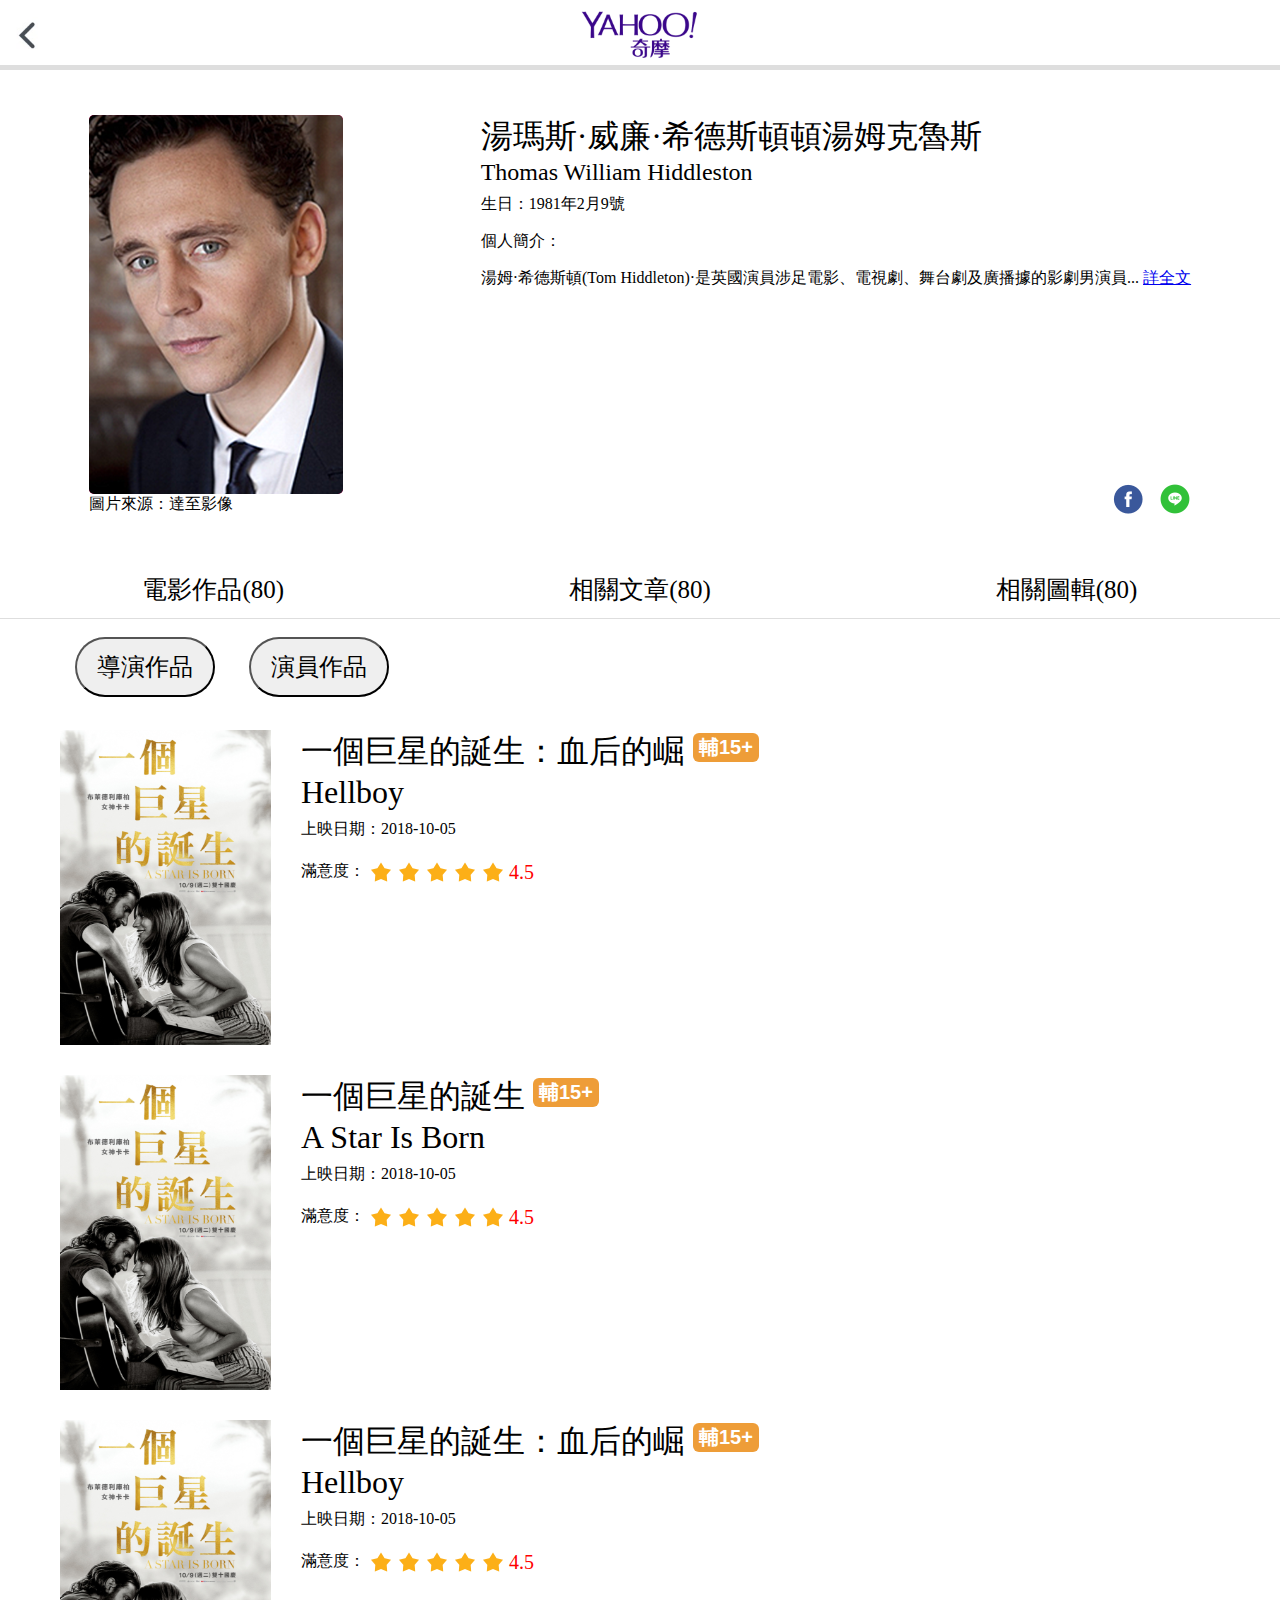
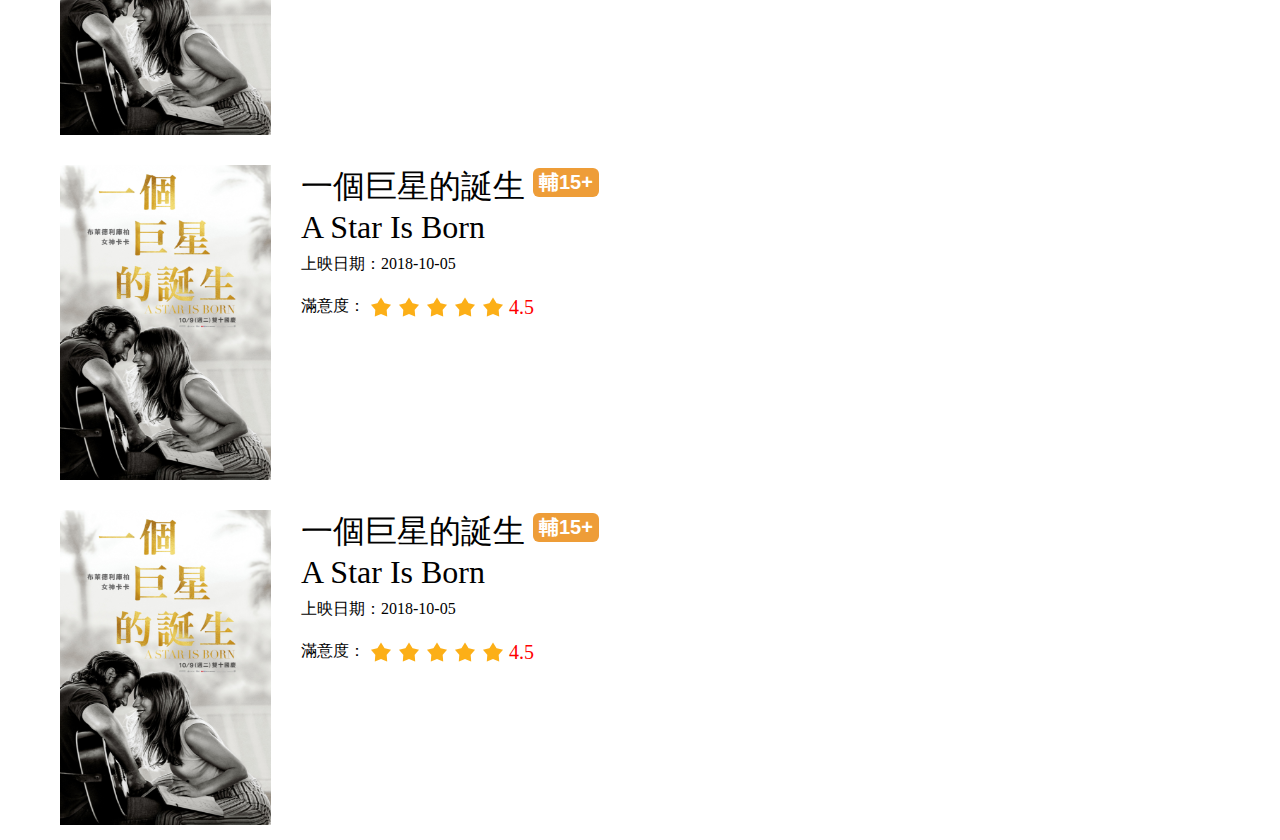
<file: slice-plate/index.html>
<!DOCTYPE html>
<html lang="en">

<head>
    <meta charset="UTF-8">
    <meta name="viewport" content="width=device-width, initial-scale=1.0">
    <!-- import css -->
    <link rel="stylesheet" href="./scss/default.css">
    <!-- import bootstrap -->
    <link rel="bootstrap" href="https://stackpath.bootstrapcdn.com/bootstrap/4.5.0/css/bootstrap.min.css">
    <title>new</title>
</head>

<body>
    <div>
        <div class="header">
            <img class="arrow" src="./icons/arrow.png">
            <img src="./icons/logo.png" alt="logo">
        </div>
        <div class="people-container ">
            <div class="people-imgContainer ">
                <div>
                    <img class="img-people" src="./icons/info_img.png">
                </div>
                <span>圖片來源：達至影像</span>
            </div>
            <div class="people-context-container ">
                <div>
                    <h1>湯瑪斯·威廉·希德斯頓頓湯姆克魯斯</h1>
                    <h2>Thomas William Hiddleston</h2>
                    <p>生日：1981年2月9號</p>
                    <p>個人簡介：</p>
                    <p>湯姆·希德斯頓(Tom Hiddleton)·是英國演員涉足電影、電視劇、舞台劇及廣播據的影劇男演員...
                        <a href="##">詳全文</a>
                    </p>
                </div>
                <div class="icon-container">
                    <img class="icon" src="./icons/fb.png">
                    <img class="icon" src="./icons/line.png">
                </div>
            </div>
        </div>

        <div class="works-choice">
            <div class="works-link">電影作品(80)</div>
            <div class="works-link">相關文章(80)</div>
            <div class="works-link">相關圖輯(80)</div>
        </div>
        <div class="button-container">
            <input class="input-click" type="button" value="導演作品">
            <input class="input-click" type="button" value="演員作品">
        </div>
        <div>
            <!-- first img -->
            <div class="movie-container">
                <div>
                    <img class="movie-img" src="./icons/stream_img.png">
                </div>
                <div class="movie-context">
                    <h1>一個巨星的誕生：血后的崛
                        <input class="age-distric" type="button" value="輔15+">
                    </h1>

                    <h1>Hellboy</h1>
                    <p>上映日期：2018-10-05</p>
                    <p>滿意度：
                        <img class="star" src="./icons/star.png">
                        <img class="star" src="./icons/star.png">
                        <img class="star" src="./icons/star.png">
                        <img class="star" src="./icons/star.png">
                        <img class="star" src="./icons/star.png">
                        <span class="star-score">4.5</span>
                    </p>
                </div>
            </div>
            <!-- second img -->
            <div class="movie-container">
                <div>
                    <img class="movie-img" src="./icons/stream_img.png">
                </div>
                <div class="movie-context">
                    <h1>一個巨星的誕生
                        <input class="age-distric" type="button" value="輔15+">
                    </h1>

                    <h1>A Star Is Born</h1>
                    <p>上映日期：2018-10-05</p>
                    <p>滿意度：
                        <img class="star" src="./icons/star.png">
                        <img class="star" src="./icons/star.png">
                        <img class="star" src="./icons/star.png">
                        <img class="star" src="./icons/star.png">
                        <img class="star" src="./icons/star.png">
                        <span class="star-score">4.5</span>
                    </p>
                </div>
            </div>
            <!-- third img -->
            <div class="movie-container">
                <div>
                    <img class="movie-img" src="./icons/stream_img.png">
                </div>
                <div class="movie-context">
                    <h1>一個巨星的誕生：血后的崛
                        <input class="age-distric" type="button" value="輔15+">
                    </h1>

                    <h1>Hellboy</h1>
                    <p>上映日期：2018-10-05</p>
                    <p>滿意度：
                        <img class="star" src="./icons/star.png">
                        <img class="star" src="./icons/star.png">
                        <img class="star" src="./icons/star.png">
                        <img class="star" src="./icons/star.png">
                        <img class="star" src="./icons/star.png">
                        <span class="star-score">4.5</span>
                    </p>
                </div>
            </div>
            <!-- forth img -->
            <div class="movie-container">
                <div>
                    <img class="movie-img" src="./icons/stream_img.png">
                </div>
                <div class="movie-context">
                    <h1>一個巨星的誕生
                        <input class="age-distric" type="button" value="輔15+">
                    </h1>

                    <h1>A Star Is Born</h1>
                    <p>上映日期：2018-10-05</p>
                    <p>滿意度：
                        <img class="star" src="./icons/star.png">
                        <img class="star" src="./icons/star.png">
                        <img class="star" src="./icons/star.png">
                        <img class="star" src="./icons/star.png">
                        <img class="star" src="./icons/star.png">
                        <span class="star-score">4.5</span>
                    </p>
                </div>
            </div>
            <!-- fifth img -->
            <div class="movie-container">
                <div>
                    <img class="movie-img" src="./icons/stream_img.png">
                </div>
                <div class="movie-context">
                    <h1>一個巨星的誕生
                        <input class="age-distric" type="button" value="輔15+">
                    </h1>

                    <h1>A Star Is Born</h1>
                    <p>上映日期：2018-10-05</p>
                    <p>滿意度：
                        <img class="star" src="./icons/star.png">
                        <img class="star" src="./icons/star.png">
                        <img class="star" src="./icons/star.png">
                        <img class="star" src="./icons/star.png">
                        <img class="star" src="./icons/star.png">
                        <span class="star-score">4.5</span>
                    </p>
                </div>
            </div>
        </div>

        <script src="./index.js"></script>
        <script src='https://cdnjs.cloudflare.com/ajax/libs/jquery/3.5.0/jquery.min.js'></script>
        <script src="https://stackpath.bootstrapcdn.com/bootstrap/4.5.0/js/bootstrap.min.js"></script>

</body>

</html>
</file>
<file: slice-plate/scss/default.css>
* {
  margin: 0px;
  font-weight: normal;
}

p {
  padding: 8px 0;
}

.header {
  display: flex;
  justify-content: center;
  padding: 10px;
  box-shadow: inset 0 -5px #dedede;
  position: relative;
}

.arrow {
  position: absolute;
  left: 10px;
  top: 15px;
  cursor: pointer;
}

.people-container {
  display: flex;
  flex-direction: row;
  justify-content: space-around;
  padding: 20px;
}
@media only screen and (max-width: 720px) {
  .people-container {
    flex-direction: column;
  }
}

.people-imgContainer {
  display: flex;
  flex-direction: column;
  justify-content: space-evenly;
  padding: 25px;
}
@media only screen and (max-width: 720px) {
  .people-imgContainer {
    text-align: center;
  }
}

.people-context-container {
  display: flex;
  flex-direction: column;
  justify-content: space-between;
  padding: 25px;
}

.icon-container {
  display: flex;
  flex-direction: row;
  justify-content: flex-end;
}

.img-people {
  width: 100%;
  vertical-align: bottom;
}
@media only screen and (max-width: 720px) {
  .img-people {
    width: 80%;
  }
}

.icon {
  cursor: pointer;
  margin-left: 15px;
}

.works-choice {
  display: flex;
  flex-direction: row;
  justify-content: space-around;
  box-shadow: inset 0 -1px #dedede;
}

.works-link {
  color: black;
  font-size: 25px;
  cursor: pointer;
  width: 33.3%;
  text-align: center;
  padding: 13px 0;
}
.works-link:hover {
  color: #8c7afc;
  box-shadow: inset 0 -5px #8c7afc;
}

.button-container {
  margin-left: 60px;
}
@media only screen and (max-width: 720px) {
  .button-container {
    margin: 0;
    text-align: center;
  }
}

.input-click {
  border-radius: 31px;
  font-size: 24px;
  cursor: pointer;
  margin: 18px 15px;
  padding: 0px 20px;
  /* text-align: center; */
  line-height: 56px;
}
.input-click:hover {
  background-color: #8c7afc;
  border: 0;
  color: #ffffff;
}

.movie-container {
  display: flex;
  padding: 15px 0;
  margin-left: 60px;
}
@media only screen and (max-width: 720px) {
  .movie-container {
    flex-direction: column;
    margin: 0;
    align-items: center;
  }
}

.movie-context {
  padding-left: 30px;
}

.movie-title {
  font-weight: normal;
}

.age-distric {
  background-color: #ee9d38;
  vertical-align: text-top;
  color: #ffffff;
  border: 0;
  border-radius: 1px;
  font-size: 20px;
  border-radius: 6px;
  font-weight: bold;
}

.star {
  vertical-align: middle;
}

.star-score {
  color: red;
  font-size: 20px;
  vertical-align: middle;
}

.movie-img {
  width: 100%;
  vertical-align: bottom;
}

/*# sourceMappingURL=default.css.map */
</file>
